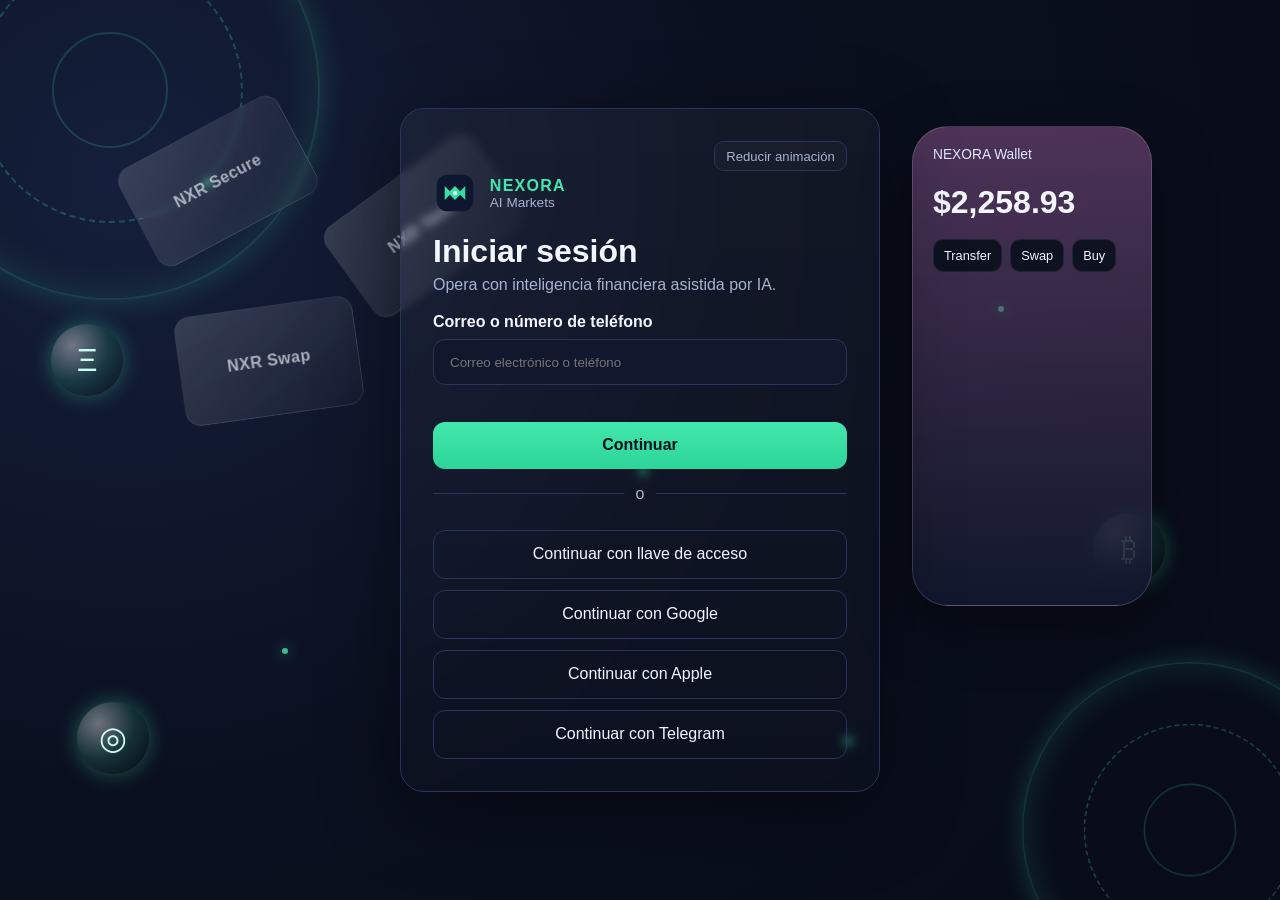
<file: web/index.html>
<!doctype html>
<html lang="es">
  <head>
    <meta charset="UTF-8" />
    <meta name="viewport" content="width=device-width, initial-scale=1.0" />
    <title>NEXORA AI Markets | Iniciar sesión</title>
    <link rel="stylesheet" href="styles.css" />
  </head>
  <body>
    <div class="bg-token token-a" aria-hidden="true"></div>
    <div class="bg-token token-b" aria-hidden="true"></div>
    <div class="sparkles" aria-hidden="true">
      <span></span><span></span><span></span><span></span><span></span>
    </div>

    <section class="visual-layer" aria-hidden="true">
      <article class="glass-card c1">NXR Secure</article>
      <article class="glass-card c2">NXR Vault</article>
      <article class="glass-card c3">NXR Swap</article>
      <div class="coin coin-eth">Ξ</div>
      <div class="coin coin-btc">₿</div>
      <div class="coin coin-sol">◎</div>
      <div class="phone-mock">
        <div class="phone-top">NEXORA Wallet</div>
        <div class="phone-balance">$2,258.93</div>
        <div class="phone-actions">
          <span>Transfer</span><span>Swap</span><span>Buy</span>
        </div>
      </div>
    </section>

    <main class="page">
      <section class="login-card" aria-label="Panel de inicio de sesión">
        <button id="motion-toggle" type="button" class="motion-toggle" aria-pressed="false">
          Reducir animación
        </button>

        <header class="brand">
          <img src="assets/nexora-logo.svg" alt="Logotipo NEXORA" class="logo" />
          <div>
            <p class="brand-name">NEXORA</p>
            <p class="brand-sub">AI Markets</p>
          </div>
        </header>

        <h1>Iniciar sesión</h1>
        <p class="subtitle">Opera con inteligencia financiera asistida por IA.</p>

        <form id="login-form" novalidate>
          <label for="email">Correo o número de teléfono</label>
          <input id="email" name="email" type="text" placeholder="Correo electrónico o teléfono" required />
          <p id="error-msg" class="error-msg" aria-live="polite"></p>
          <button type="submit" class="btn-primary">Continuar</button>
        </form>

        <div class="divider"><span>o</span></div>

        <div class="social-actions">
          <button type="button" class="btn-secondary">Continuar con llave de acceso</button>
          <button type="button" class="btn-secondary">Continuar con Google</button>
          <button type="button" class="btn-secondary">Continuar con Apple</button>
          <button type="button" class="btn-secondary">Continuar con Telegram</button>
        </div>
      </section>
    </main>

    <script>
      const form = document.getElementById('login-form');
      const input = document.getElementById('email');
      const error = document.getElementById('error-msg');
      const motionToggle = document.getElementById('motion-toggle');

      const setMotion = (reduced) => {
        document.body.classList.toggle('reduced-motion', reduced);
        motionToggle.setAttribute('aria-pressed', String(reduced));
        motionToggle.textContent = reduced ? 'Activar animación' : 'Reducir animación';
      };

      motionToggle.addEventListener('click', () => {
        const reduced = !document.body.classList.contains('reduced-motion');
        setMotion(reduced);
      });

      form.addEventListener('submit', (event) => {
        event.preventDefault();
        const value = input.value.trim();
        if (!value) {
          error.textContent = 'Por favor ingresa tu correo o número de teléfono.';
          input.focus();
          return;
        }
        error.textContent = '';
        alert('Validación correcta (demo UI). Aquí conectas tu backend de autenticación.');
      });
    </script>
  </body>
</html>
</file>
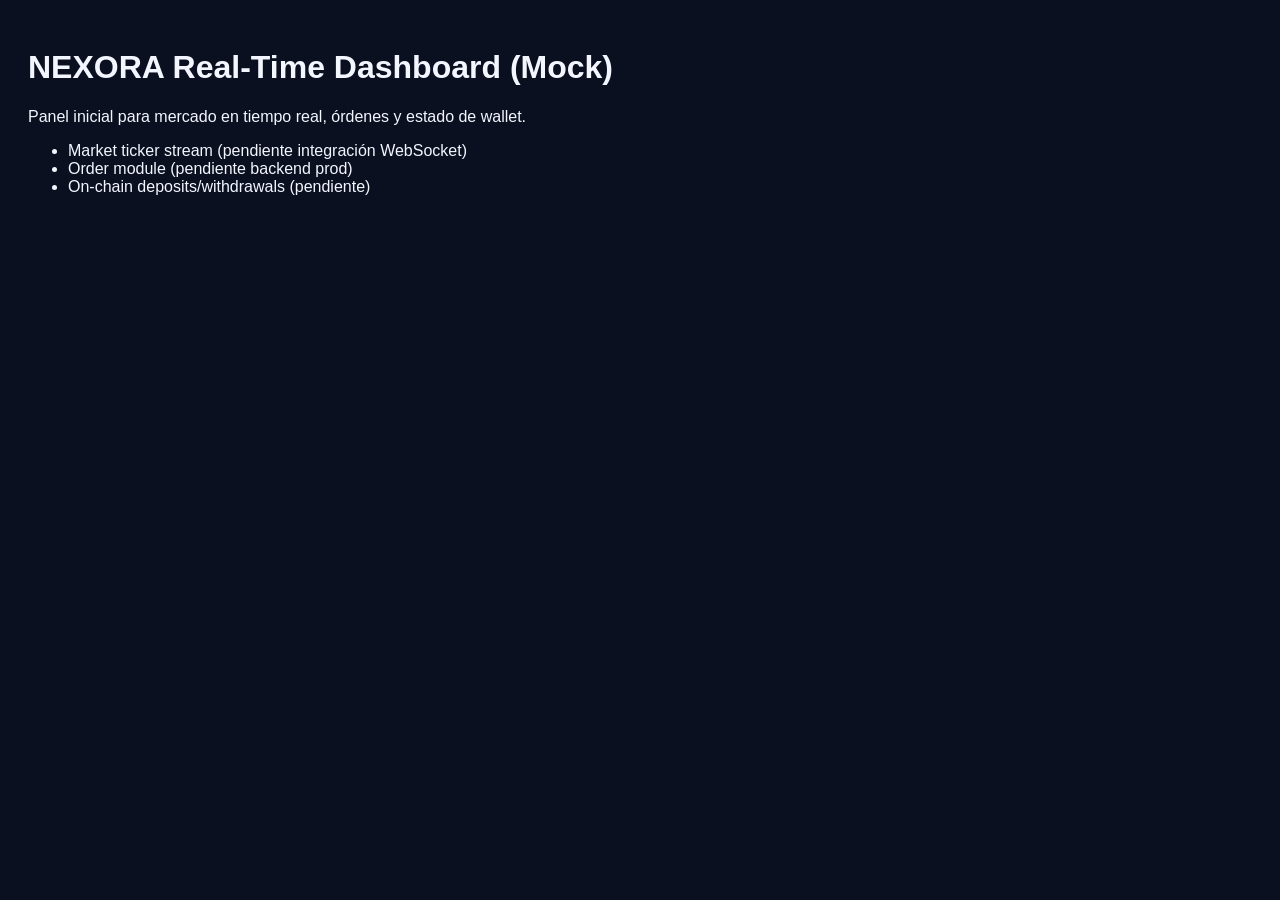
<file: web/dashboard/index.html>
<!doctype html>
<html lang="es">
  <head><meta charset="UTF-8"><meta name="viewport" content="width=device-width, initial-scale=1.0"><title>NEXORA Dashboard</title></head>
  <body style="background:#0b1020;color:#f3f6ff;font-family:Inter,Arial;padding:20px;">
    <h1>NEXORA Real-Time Dashboard (Mock)</h1>
    <p>Panel inicial para mercado en tiempo real, órdenes y estado de wallet.</p>
    <ul>
      <li>Market ticker stream (pendiente integración WebSocket)</li>
      <li>Order module (pendiente backend prod)</li>
      <li>On-chain deposits/withdrawals (pendiente)</li>
    </ul>
  </body>
</html>
</file>
<file: web/styles.css>
:root { --bg-900:#0b1020; --bg-800:#11182d; --text-100:#f3f6ff; --text-300:#a7b3d1; --accent-500:#43e7ad; --accent-600:#2dd598; --danger-500:#ff6b7a; --stroke:#2a3657; --spin-a:34s; --spin-b:28s; }
@media (max-width:1024px){:root{--spin-a:24s;--spin-b:20s;}}
@media (max-width:640px){:root{--spin-a:18s;--spin-b:14s;}}
@media (prefers-reduced-motion: reduce){.bg-token,.sparkles span,.glass-card,.coin,.phone-mock{animation:none!important;}}
*{box-sizing:border-box}
body{margin:0;font-family:Inter,Segoe UI,Roboto,sans-serif;background:radial-gradient(circle at 10% 20%,#151f3b 0%,var(--bg-900) 45%,#080c18 100%);color:var(--text-100);min-height:100vh;overflow:hidden}
body.reduced-motion .bg-token,body.reduced-motion .sparkles span,body.reduced-motion .glass-card,body.reduced-motion .coin,body.reduced-motion .phone-mock{animation:none!important}
.bg-token{position:fixed;width:420px;height:420px;border-radius:50%;border:2px solid rgba(67,231,173,.18);box-shadow:inset 0 0 40px rgba(67,231,173,.15),0 0 30px rgba(67,231,173,.2);pointer-events:none;z-index:0}
.bg-token::before,.bg-token::after{content:"";position:absolute;inset:18%;border-radius:50%;border:2px dashed rgba(67,231,173,.25)}.bg-token::after{inset:36%;border-style:solid;opacity:.7}
.token-a{top:-120px;left:-100px;animation:spin var(--spin-a) linear infinite}.token-b{right:-120px;bottom:-140px;transform:scale(.8);animation:spin-reverse var(--spin-b) linear infinite}
.sparkles{position:fixed;inset:0;pointer-events:none;z-index:0}.sparkles span{position:absolute;width:6px;height:6px;border-radius:50%;background:rgba(67,231,173,.8);box-shadow:0 0 14px rgba(67,231,173,.7);animation:twinkle 3s ease-in-out infinite}
.sparkles span:nth-child(1){top:20%;left:16%}.sparkles span:nth-child(2){top:34%;left:78%;animation-delay:.7s}.sparkles span:nth-child(3){top:72%;left:22%;animation-delay:1.4s}.sparkles span:nth-child(4){top:82%;left:66%;animation-delay:2s}.sparkles span:nth-child(5){top:52%;left:50%;animation-delay:2.6s}
.visual-layer{position:fixed;inset:0;z-index:0;pointer-events:none}
.glass-card{position:absolute;width:180px;height:110px;border-radius:16px;border:1px solid rgba(255,255,255,.08);background:linear-gradient(140deg,rgba(255,255,255,.15),rgba(255,255,255,.02));backdrop-filter:blur(3px);display:grid;place-items:center;color:rgba(243,246,255,.65);font-weight:700;letter-spacing:.03em}
.c1{top:14%;left:10%;transform:rotate(-28deg);animation:floatY 8s ease-in-out infinite}.c2{top:19%;left:26%;transform:rotate(-36deg);animation:floatY 9s ease-in-out infinite 1s}.c3{top:34%;left:14%;transform:rotate(-8deg);animation:floatY 7s ease-in-out infinite .8s}
.coin{position:absolute;width:72px;height:72px;border-radius:50%;display:grid;place-items:center;font-size:2rem;color:#c9fff0;background:radial-gradient(circle at 30% 30%,rgba(255,255,255,.4),rgba(67,231,173,.15),rgba(0,0,0,.5));box-shadow:0 0 20px rgba(67,231,173,.35)}
.coin-eth{left:4%;top:36%;animation:orbit 10s linear infinite}.coin-btc{right:9%;top:57%;animation:orbit 12s linear infinite reverse}.coin-sol{left:6%;bottom:14%;animation:orbit 11s linear infinite}
.phone-mock{position:absolute;right:10%;top:14%;width:240px;height:480px;border-radius:36px;border:1px solid rgba(255,255,255,.16);background:linear-gradient(180deg,rgba(204,122,197,.35),rgba(17,24,45,.95));padding:20px;box-shadow:0 20px 60px rgba(0,0,0,.45);animation:floatY 10s ease-in-out infinite}
.phone-top{color:#dfe8ff;font-size:.86rem;margin-bottom:22px}.phone-balance{font-size:2rem;font-weight:800}.phone-actions{display:flex;gap:8px;margin-top:18px}.phone-actions span{background:#0e1220;border:1px solid rgba(255,255,255,.08);padding:8px 10px;border-radius:10px;font-size:.8rem}
@keyframes twinkle{0%,100%{opacity:.15;transform:scale(.8)}50%{opacity:1;transform:scale(1.5)}}@keyframes spin{from{transform:rotate(0deg)}to{transform:rotate(360deg)}}@keyframes spin-reverse{from{transform:scale(.8) rotate(360deg)}to{transform:scale(.8) rotate(0deg)}}@keyframes floatY{0%,100%{transform:translateY(0)}50%{transform:translateY(-12px)}}@keyframes orbit{from{transform:rotate(0deg) translateX(8px) rotate(0deg)}to{transform:rotate(360deg) translateX(8px) rotate(-360deg)}}
.page{display:grid;place-items:center;min-height:100vh;padding:2rem;position:relative;z-index:1}.login-card{width:min(480px,100%);background:linear-gradient(180deg,rgba(255,255,255,.04),rgba(255,255,255,.01));backdrop-filter:blur(4px);border:1px solid var(--stroke);border-radius:24px;padding:2rem;box-shadow:0 20px 80px rgba(0,0,0,.45)}
.motion-toggle{width:auto;border:1px solid var(--stroke);color:var(--text-300);background:rgba(255,255,255,.02);padding:.4rem .7rem;border-radius:10px;font-size:.82rem;float:right}.brand{display:flex;align-items:center;gap:.8rem;clear:both}.logo{width:44px;height:44px}.brand-name{margin:0;font-weight:800;letter-spacing:.08em;color:var(--accent-500)}.brand-sub{margin:0;color:var(--text-300);font-size:.85rem}
h1{margin:1.1rem 0 .4rem;font-size:2rem}.subtitle{margin:0 0 1.2rem;color:var(--text-300)}label{display:block;margin-bottom:.5rem;font-weight:600}
input{width:100%;padding:.9rem 1rem;border-radius:12px;border:1px solid var(--stroke);background:var(--bg-800);color:var(--text-100);margin-bottom:.5rem}input:focus{outline:2px solid color-mix(in oklab,var(--accent-500),white 5%);border-color:var(--accent-500)}.error-msg{color:var(--danger-500);min-height:1.2rem;margin:0 0 .6rem;font-size:.9rem}
button{width:100%;border-radius:12px;padding:.9rem 1rem;border:none;cursor:pointer;font-size:1rem}.btn-primary{background:linear-gradient(180deg,var(--accent-500),var(--accent-600));color:#05131f;font-weight:700}.btn-secondary{margin-top:.7rem;background:transparent;border:1px solid var(--stroke);color:var(--text-100)}.divider{display:flex;align-items:center;gap:.75rem;margin:1rem 0;color:var(--text-300)}.divider::before,.divider::after{content:"";flex:1;height:1px;background:var(--stroke)}
@media (max-width:980px){.visual-layer{display:none}}
</file>
